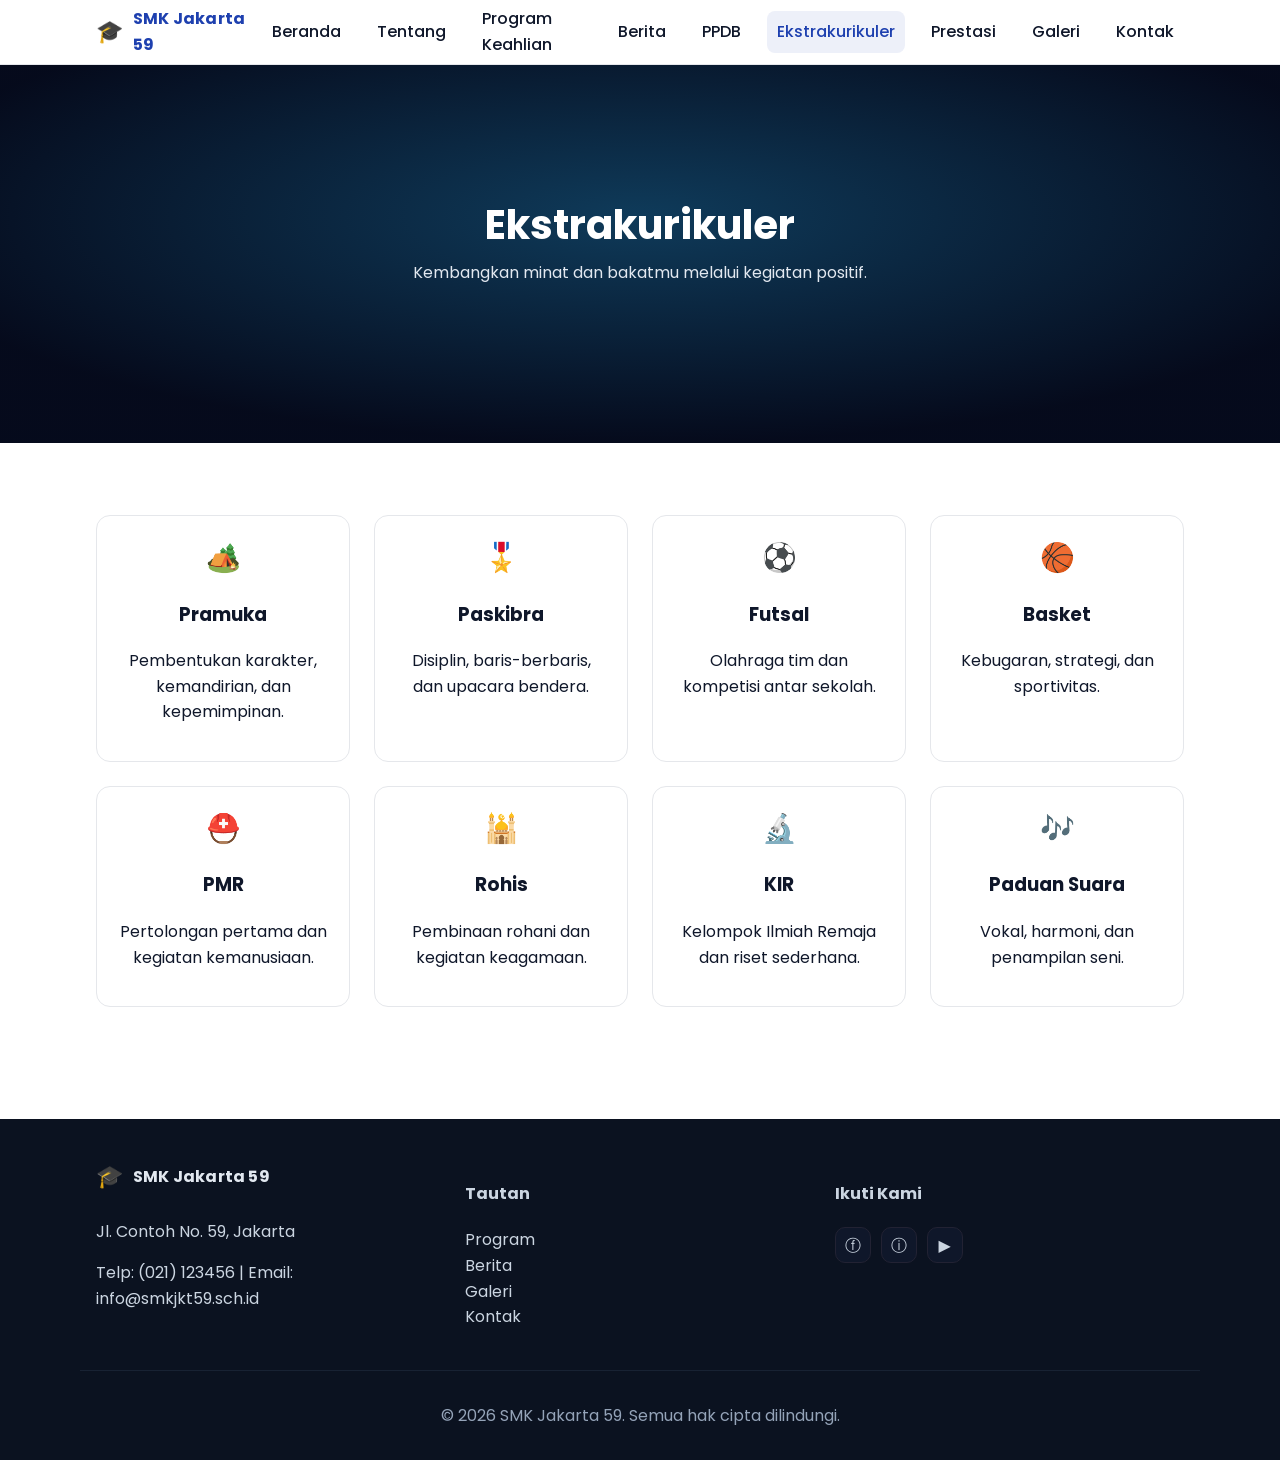
<file: pages/ekstrakurikuler.html>
<!doctype html>
<html lang="id">
  <head>
    <meta charset="utf-8">
    <meta name="viewport" content="width=device-width, initial-scale=1">
    <title>Ekstrakurikuler | SMK Jakarta 59</title>
    <meta name="description" content="Daftar kegiatan ekstrakurikuler SMK Jakarta 59.">
    <link rel="preconnect" href="https://fonts.googleapis.com">
    <link rel="preconnect" href="https://fonts.gstatic.com" crossorigin>
    <link href="https://fonts.googleapis.com/css2?family=Poppins:wght@300;400;500;600;700&display=swap" rel="stylesheet">
    <link rel="stylesheet" href="../assets/css/style.css">
    <link rel="icon" href="../assets/img/favicon.svg" type="image/svg+xml">
  </head>
  <body data-page="ekskul">
    <header class="site-header" id="top">
      <div class="container header-inner">
        <a class="brand" href="../index.html" aria-label="Beranda SMK Jakarta 59">
          <span class="brand-logo" aria-hidden="true">🎓</span>
          <span class="brand-text">SMK Jakarta 59</span>
        </a>
        <nav class="main-nav" aria-label="Navigasi utama">
          <button class="nav-toggle" aria-expanded="false" aria-controls="nav-menu" aria-label="Buka menu">
            <span class="bar"></span>
            <span class="bar"></span>
            <span class="bar"></span>
          </button>
          <ul id="nav-menu">
            <li><a data-target="index" href="../index.html">Beranda</a></li>
            <li><a data-target="tentang" href="tentang.html">Tentang</a></li>
            <li><a data-target="program" href="program-keahlian.html">Program Keahlian</a></li>
            <li><a data-target="berita" href="berita.html">Berita</a></li>
            <li><a data-target="ppdb" href="ppdb.html">PPDB</a></li>
            <li><a data-target="ekskul" href="ekstrakurikuler.html">Ekstrakurikuler</a></li>
            <li><a data-target="prestasi" href="prestasi.html">Prestasi</a></li>
            <li><a data-target="galeri" href="galeri.html">Galeri</a></li>
            <li><a data-target="kontak" href="kontak.html">Kontak</a></li>
          </ul>
        </nav>
      </div>
    </header>

    <main>
      <section class="section hero" style="--hero-image: url('https://images.unsplash.com/photo-1505238680356-667803448bb6?q=80&w=1920&auto=format&fit=crop'); min-height: 42vh;">
        <div class="overlay"></div>
        <div class="container hero-inner">
          <h1>Ekstrakurikuler</h1>
          <p>Kembangkan minat dan bakatmu melalui kegiatan positif.</p>
        </div>
      </section>

      <section class="section">
        <div class="container">
          <div class="grid grid-4 gap-24">
            <div class="feature"><div class="feature-icon">🏕️</div><h3>Pramuka</h3><p>Pembentukan karakter, kemandirian, dan kepemimpinan.</p></div>
            <div class="feature"><div class="feature-icon">🎖️</div><h3>Paskibra</h3><p>Disiplin, baris-berbaris, dan upacara bendera.</p></div>
            <div class="feature"><div class="feature-icon">⚽</div><h3>Futsal</h3><p>Olahraga tim dan kompetisi antar sekolah.</p></div>
            <div class="feature"><div class="feature-icon">🏀</div><h3>Basket</h3><p>Kebugaran, strategi, dan sportivitas.</p></div>
            <div class="feature"><div class="feature-icon">⛑️</div><h3>PMR</h3><p>Pertolongan pertama dan kegiatan kemanusiaan.</p></div>
            <div class="feature"><div class="feature-icon">🕌</div><h3>Rohis</h3><p>Pembinaan rohani dan kegiatan keagamaan.</p></div>
            <div class="feature"><div class="feature-icon">🔬</div><h3>KIR</h3><p>Kelompok Ilmiah Remaja dan riset sederhana.</p></div>
            <div class="feature"><div class="feature-icon">🎶</div><h3>Paduan Suara</h3><p>Vokal, harmoni, dan penampilan seni.</p></div>
          </div>
        </div>
      </section>
    </main>

    <footer class="site-footer">
      <div class="container footer-grid">
        <div>
          <div class="brand footer-brand">
            <span class="brand-logo">🎓</span>
            <span class="brand-text">SMK Jakarta 59</span>
          </div>
          <p>Jl. Contoh No. 59, Jakarta</p>
          <p>Telp: (021) 123456 | Email: info@smkjkt59.sch.id</p>
        </div>
        <div>
          <h4>Tautan</h4>
          <ul class="footer-links">
            <li><a href="program-keahlian.html">Program</a></li>
            <li><a href="berita.html">Berita</a></li>
            <li><a href="galeri.html">Galeri</a></li>
            <li><a href="kontak.html">Kontak</a></li>
          </ul>
        </div>
        <div>
          <h4>Ikuti Kami</h4>
          <div class="socials">
            <a href="#" aria-label="Facebook" title="Facebook">ⓕ</a>
            <a href="#" aria-label="Instagram" title="Instagram">ⓘ</a>
            <a href="#" aria-label="YouTube" title="YouTube">▶</a>
          </div>
        </div>
      </div>
      <div class="container footer-copy">
        <p>© <span id="year"></span> SMK Jakarta 59. Semua hak cipta dilindungi.</p>
      </div>
    </footer>

    <script src="../assets/js/main.js"></script>
  </body>
</html>
</file>
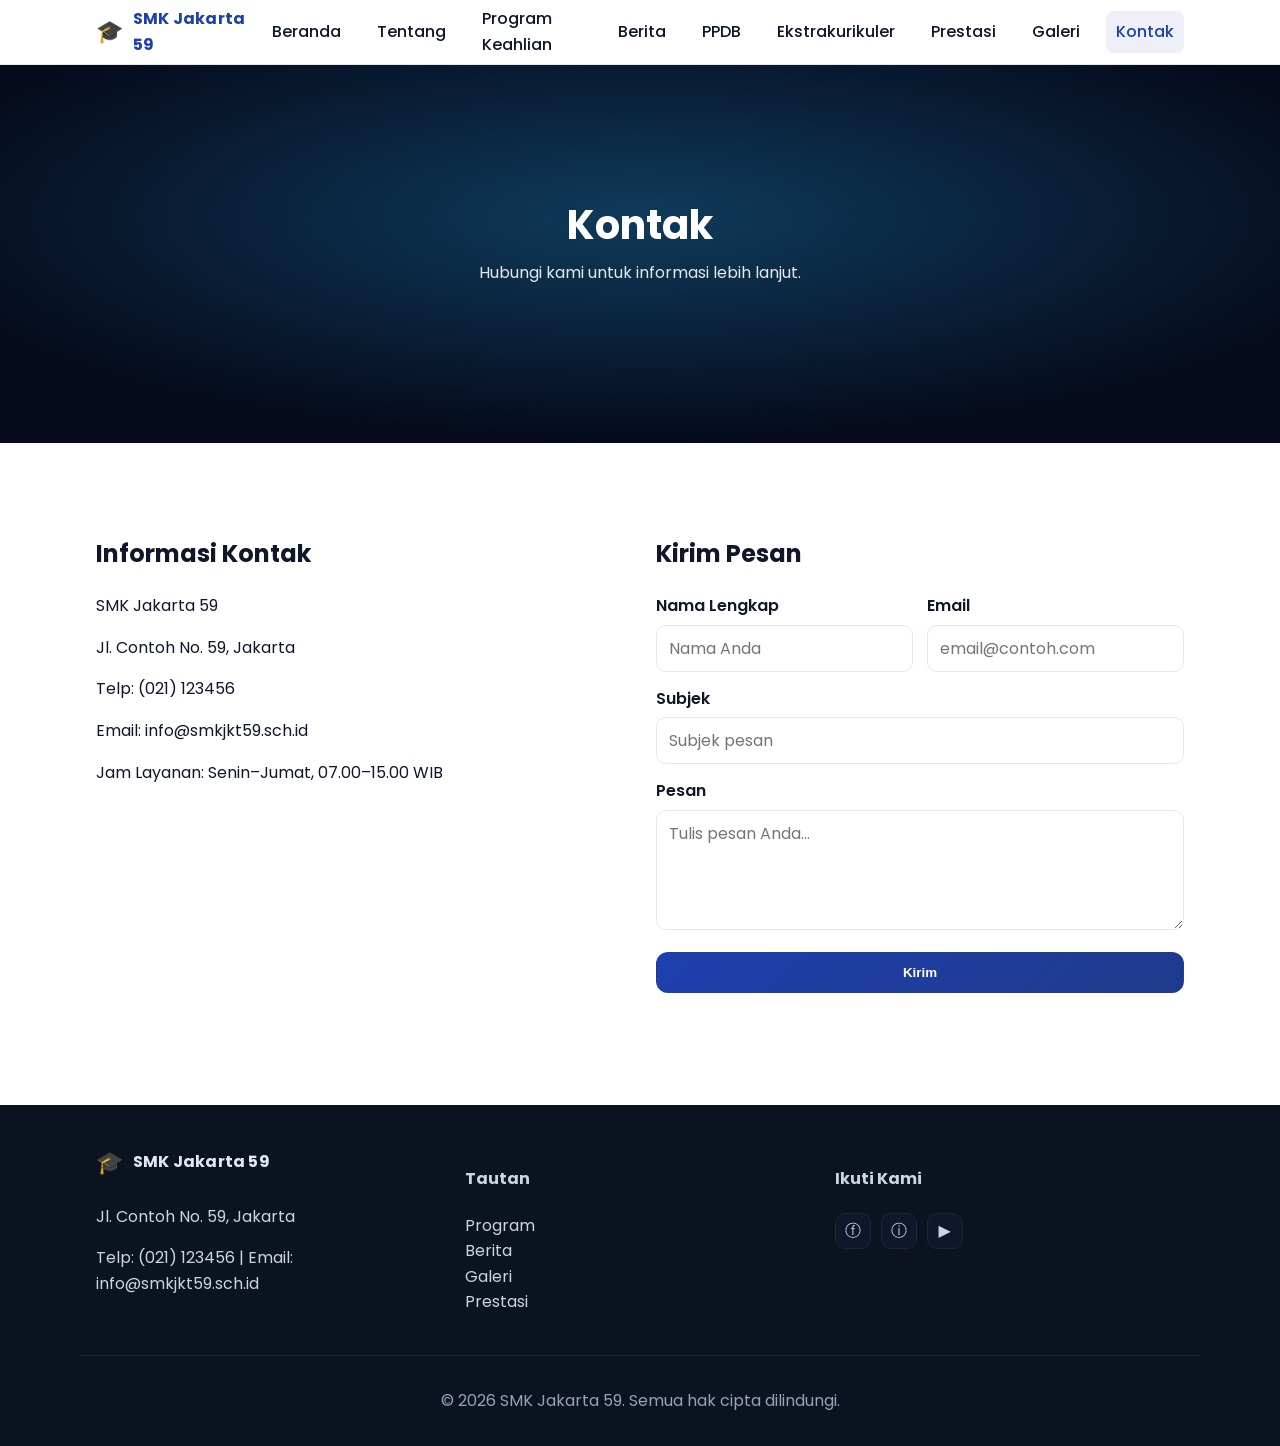
<file: pages/kontak.html>
<!doctype html>
<html lang="id">
  <head>
    <meta charset="utf-8">
    <meta name="viewport" content="width=device-width, initial-scale=1">
    <title>Kontak | SMK Jakarta 59</title>
    <meta name="description" content="Hubungi SMK Jakarta 59: alamat, telepon, email, dan formulir kontak.">
    <link rel="preconnect" href="https://fonts.googleapis.com">
    <link rel="preconnect" href="https://fonts.gstatic.com" crossorigin>
    <link href="https://fonts.googleapis.com/css2?family=Poppins:wght@300;400;500;600;700&display=swap" rel="stylesheet">
    <link rel="stylesheet" href="../assets/css/style.css">
    <link rel="icon" href="../assets/img/favicon.svg" type="image/svg+xml">
  </head>
  <body data-page="kontak">
    <header class="site-header" id="top">
      <div class="container header-inner">
        <a class="brand" href="../index.html" aria-label="Beranda SMK Jakarta 59">
          <span class="brand-logo" aria-hidden="true">🎓</span>
          <span class="brand-text">SMK Jakarta 59</span>
        </a>
        <nav class="main-nav" aria-label="Navigasi utama">
          <button class="nav-toggle" aria-expanded="false" aria-controls="nav-menu" aria-label="Buka menu">
            <span class="bar"></span>
            <span class="bar"></span>
            <span class="bar"></span>
          </button>
          <ul id="nav-menu">
            <li><a data-target="index" href="../index.html">Beranda</a></li>
            <li><a data-target="tentang" href="tentang.html">Tentang</a></li>
            <li><a data-target="program" href="program-keahlian.html">Program Keahlian</a></li>
            <li><a data-target="berita" href="berita.html">Berita</a></li>
            <li><a data-target="ppdb" href="ppdb.html">PPDB</a></li>
            <li><a data-target="ekskul" href="ekstrakurikuler.html">Ekstrakurikuler</a></li>
            <li><a data-target="prestasi" href="prestasi.html">Prestasi</a></li>
            <li><a data-target="galeri" href="galeri.html">Galeri</a></li>
            <li><a data-target="kontak" href="kontak.html">Kontak</a></li>
          </ul>
        </nav>
      </div>
    </header>

    <main>
      <section class="section hero" style="--hero-image: url('https://images.unsplash.com/photo-1523580846011-d3a5bc25702b?q=80&w=1920&auto=format&fit=crop'); min-height: 42vh;">
        <div class="overlay"></div>
        <div class="container hero-inner">
          <h1>Kontak</h1>
          <p>Hubungi kami untuk informasi lebih lanjut.</p>
        </div>
      </section>

      <section class="section">
        <div class="container">
          <div class="grid grid-2 gap-32">
            <div>
              <h2>Informasi Kontak</h2>
              <p>SMK Jakarta 59</p>
              <p>Jl. Contoh No. 59, Jakarta</p>
              <p>Telp: (021) 123456</p>
              <p>Email: info@smkjkt59.sch.id</p>
              <p>Jam Layanan: Senin–Jumat, 07.00–15.00 WIB</p>
            </div>
            <div>
              <h2>Kirim Pesan</h2>
              <form class="form" action="#" method="post">
                <div class="grid grid-2">
                  <div>
                    <label for="nama">Nama Lengkap</label>
                    <input type="text" id="nama" name="nama" placeholder="Nama Anda" required>
                  </div>
                  <div>
                    <label for="email">Email</label>
                    <input type="email" id="email" name="email" placeholder="email@contoh.com" required>
                  </div>
                </div>
                <div>
                  <label for="subjek">Subjek</label>
                  <input type="text" id="subjek" name="subjek" placeholder="Subjek pesan" required>
                </div>
                <div>
                  <label for="pesan">Pesan</label>
                  <textarea id="pesan" name="pesan" placeholder="Tulis pesan Anda..." required></textarea>
                </div>
                <button class="btn btn-primary" type="submit">Kirim</button>
              </form>
            </div>
          </div>
        </div>
      </section>
    </main>

    <footer class="site-footer">
      <div class="container footer-grid">
        <div>
          <div class="brand footer-brand">
            <span class="brand-logo">🎓</span>
            <span class="brand-text">SMK Jakarta 59</span>
          </div>
          <p>Jl. Contoh No. 59, Jakarta</p>
          <p>Telp: (021) 123456 | Email: info@smkjkt59.sch.id</p>
        </div>
        <div>
          <h4>Tautan</h4>
          <ul class="footer-links">
            <li><a href="program-keahlian.html">Program</a></li>
            <li><a href="berita.html">Berita</a></li>
            <li><a href="galeri.html">Galeri</a></li>
            <li><a href="prestasi.html">Prestasi</a></li>
          </ul>
        </div>
        <div>
          <h4>Ikuti Kami</h4>
          <div class="socials">
            <a href="#" aria-label="Facebook" title="Facebook">ⓕ</a>
            <a href="#" aria-label="Instagram" title="Instagram">ⓘ</a>
            <a href="#" aria-label="YouTube" title="YouTube">▶</a>
          </div>
        </div>
      </div>
      <div class="container footer-copy">
        <p>© <span id="year"></span> SMK Jakarta 59. Semua hak cipta dilindungi.</p>
      </div>
    </footer>

    <script src="../assets/js/main.js"></script>
  </body>
</html>
</file>
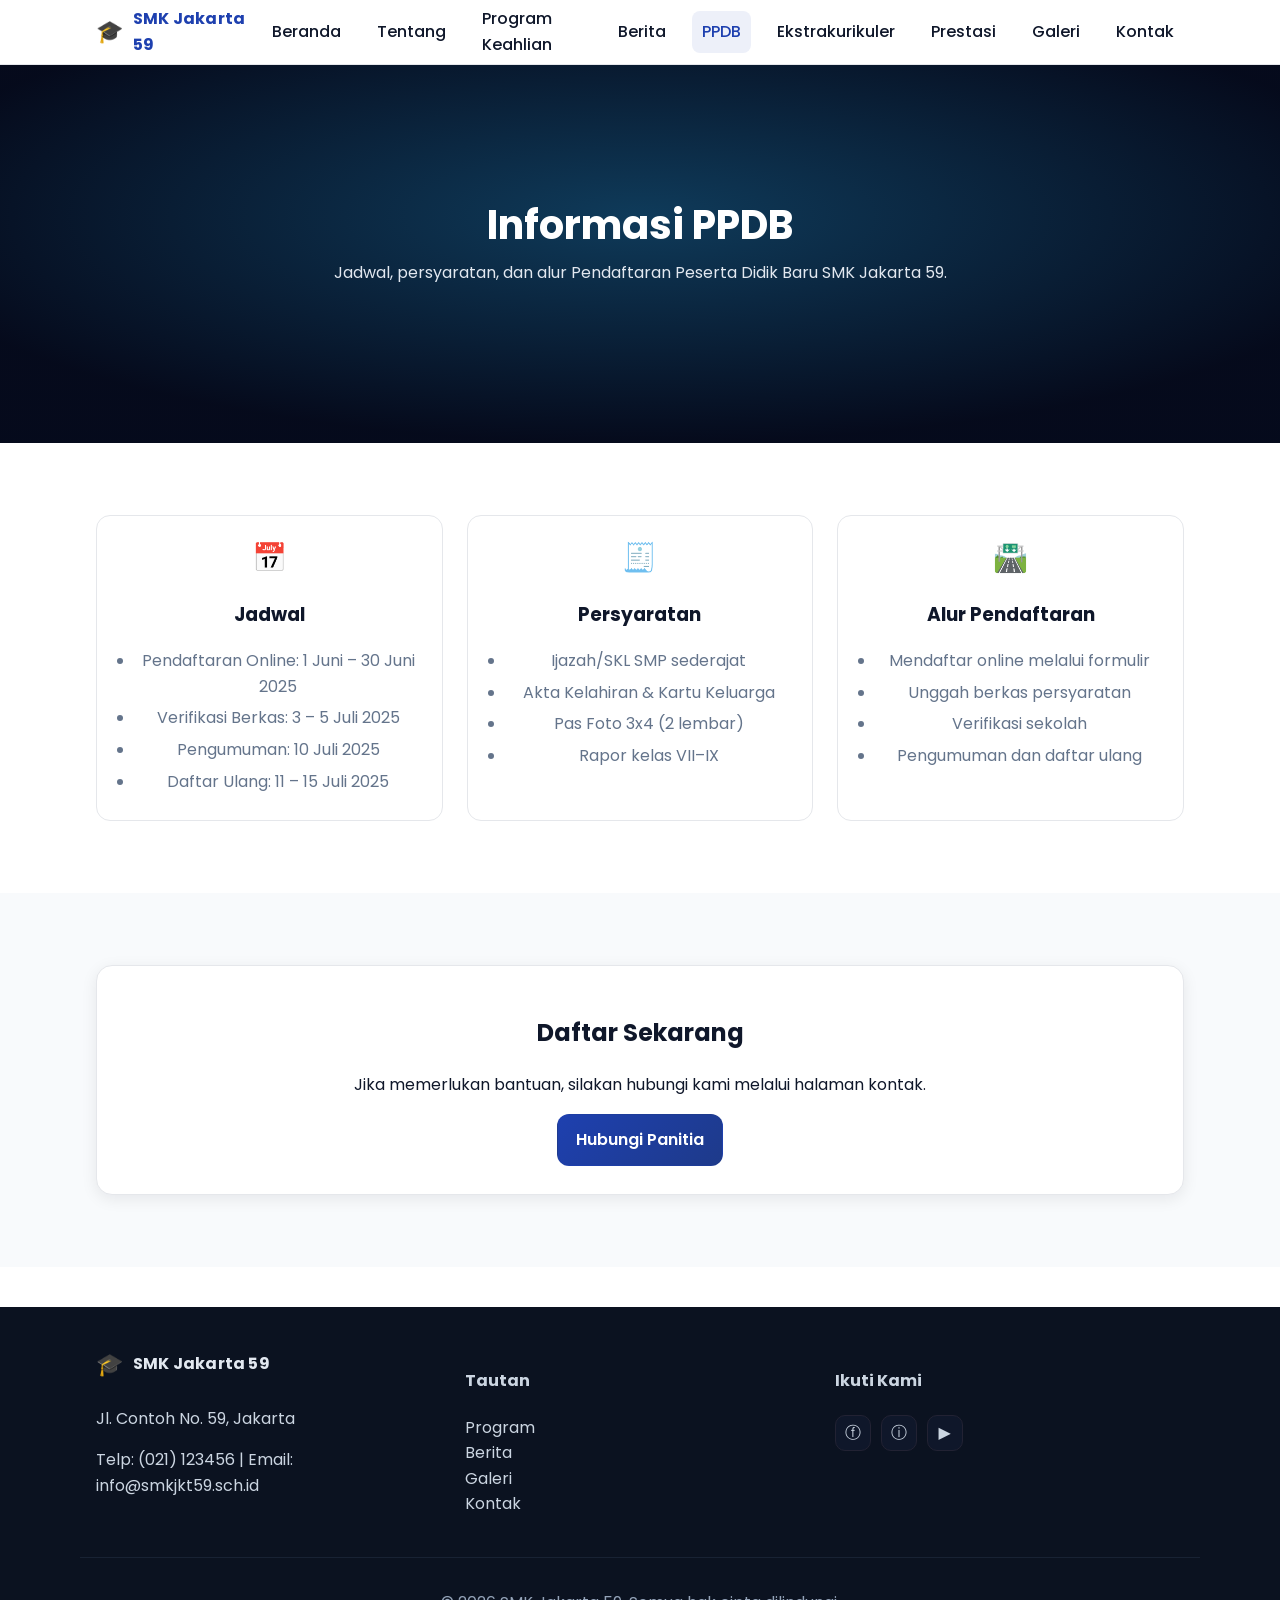
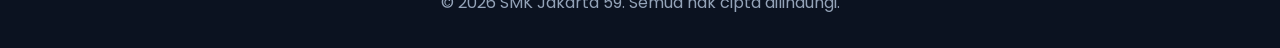
<file: pages/ppdb.html>
<!doctype html>
<html lang="id">
  <head>
    <meta charset="utf-8">
    <meta name="viewport" content="width=device-width, initial-scale=1">
    <title>PPDB | SMK Jakarta 59</title>
    <meta name="description" content="Informasi PPDB SMK Jakarta 59: jadwal, syarat, dan alur pendaftaran.">
    <link rel="preconnect" href="https://fonts.googleapis.com">
    <link rel="preconnect" href="https://fonts.gstatic.com" crossorigin>
    <link href="https://fonts.googleapis.com/css2?family=Poppins:wght@300;400;500;600;700&display=swap" rel="stylesheet">
    <link rel="stylesheet" href="../assets/css/style.css">
    <link rel="icon" href="../assets/img/favicon.svg" type="image/svg+xml">
  </head>
  <body data-page="ppdb">
    <header class="site-header" id="top">
      <div class="container header-inner">
        <a class="brand" href="../index.html" aria-label="Beranda SMK Jakarta 59">
          <span class="brand-logo" aria-hidden="true">🎓</span>
          <span class="brand-text">SMK Jakarta 59</span>
        </a>
        <nav class="main-nav" aria-label="Navigasi utama">
          <button class="nav-toggle" aria-expanded="false" aria-controls="nav-menu" aria-label="Buka menu">
            <span class="bar"></span>
            <span class="bar"></span>
            <span class="bar"></span>
          </button>
          <ul id="nav-menu">
            <li><a data-target="index" href="../index.html">Beranda</a></li>
            <li><a data-target="tentang" href="tentang.html">Tentang</a></li>
            <li><a data-target="program" href="program-keahlian.html">Program Keahlian</a></li>
            <li><a data-target="berita" href="berita.html">Berita</a></li>
            <li><a data-target="ppdb" href="ppdb.html">PPDB</a></li>
            <li><a data-target="ekskul" href="ekstrakurikuler.html">Ekstrakurikuler</a></li>
            <li><a data-target="prestasi" href="prestasi.html">Prestasi</a></li>
            <li><a data-target="galeri" href="galeri.html">Galeri</a></li>
            <li><a data-target="kontak" href="kontak.html">Kontak</a></li>
          </ul>
        </nav>
      </div>
    </header>

    <main>
      <section class="section hero" style="--hero-image: url('https://images.unsplash.com/photo-1512295767273-ac109ac3acfa?q=80&w=1920&auto=format&fit=crop'); min-height: 42vh;">
        <div class="overlay"></div>
        <div class="container hero-inner">
          <h1>Informasi PPDB</h1>
          <p>Jadwal, persyaratan, dan alur Pendaftaran Peserta Didik Baru SMK Jakarta 59.</p>
        </div>
      </section>

      <section class="section">
        <div class="container">
          <div class="grid grid-3 gap-24">
            <div class="feature">
              <div class="feature-icon">📅</div>
              <h3>Jadwal</h3>
              <ul class="list">
                <li>Pendaftaran Online: 1 Juni – 30 Juni 2025</li>
                <li>Verifikasi Berkas: 3 – 5 Juli 2025</li>
                <li>Pengumuman: 10 Juli 2025</li>
                <li>Daftar Ulang: 11 – 15 Juli 2025</li>
              </ul>
            </div>
            <div class="feature">
              <div class="feature-icon">🧾</div>
              <h3>Persyaratan</h3>
              <ul class="list">
                <li>Ijazah/SKL SMP sederajat</li>
                <li>Akta Kelahiran & Kartu Keluarga</li>
                <li>Pas Foto 3x4 (2 lembar)</li>
                <li>Rapor kelas VII–IX</li>
              </ul>
            </div>
            <div class="feature">
              <div class="feature-icon">🛣️</div>
              <h3>Alur Pendaftaran</h3>
              <ul class="list">
                <li>Mendaftar online melalui formulir</li>
                <li>Unggah berkas persyaratan</li>
                <li>Verifikasi sekolah</li>
                <li>Pengumuman dan daftar ulang</li>
              </ul>
            </div>
          </div>
        </div>
      </section>

      <section class="section section-muted">
        <div class="container">
          <div class="cta-inner">
            <h2>Daftar Sekarang</h2>
            <p>Jika memerlukan bantuan, silakan hubungi kami melalui halaman kontak.</p>
            <a class="btn btn-primary" href="kontak.html">Hubungi Panitia</a>
          </div>
        </div>
      </section>
    </main>

    <footer class="site-footer">
      <div class="container footer-grid">
        <div>
          <div class="brand footer-brand">
            <span class="brand-logo">🎓</span>
            <span class="brand-text">SMK Jakarta 59</span>
          </div>
          <p>Jl. Contoh No. 59, Jakarta</p>
          <p>Telp: (021) 123456 | Email: info@smkjkt59.sch.id</p>
        </div>
        <div>
          <h4>Tautan</h4>
          <ul class="footer-links">
            <li><a href="program-keahlian.html">Program</a></li>
            <li><a href="berita.html">Berita</a></li>
            <li><a href="galeri.html">Galeri</a></li>
            <li><a href="kontak.html">Kontak</a></li>
          </ul>
        </div>
        <div>
          <h4>Ikuti Kami</h4>
          <div class="socials">
            <a href="#" aria-label="Facebook" title="Facebook">ⓕ</a>
            <a href="#" aria-label="Instagram" title="Instagram">ⓘ</a>
            <a href="#" aria-label="YouTube" title="YouTube">▶</a>
          </div>
        </div>
      </div>
      <div class="container footer-copy">
        <p>© <span id="year"></span> SMK Jakarta 59. Semua hak cipta dilindungi.</p>
      </div>
    </footer>

    <script src="../assets/js/main.js"></script>
  </body>
</html>
</file>
<file: assets/css/style.css>
/* Reset ringkas */
*, *::before, *::after { box-sizing: border-box; }
html { -webkit-text-size-adjust: 100%; }
body { margin: 0; font-family: 'Poppins', system-ui, -apple-system, Segoe UI, Roboto, Arial, sans-serif; color: #0f172a; background: #ffffff; line-height: 1.6; }
img { max-width: 100%; display: block; }
a { color: inherit; text-decoration: none; }
ul { list-style: none; margin: 0; padding: 0; }

:root {
  --primary: #1e40af;
  --primary-600: #1e3a8a;
  --secondary: #0ea5e9;
  --accent: #f59e0b;
  --bg: #ffffff;
  --muted: #64748b;
  --surface: #f8fafc;
  --border: #e5e7eb;
  --shadow: 0 4px 16px rgba(2, 6, 23, 0.08);
}

.container {
  width: 100%;
  max-width: 1120px;
  margin: 0 auto;
  padding: 0 16px;
}

.section { padding: 72px 0; }
.section-muted { background: var(--surface); }
.section-head { text-align: center; margin-bottom: 32px; }
.section-head h2 { margin: 0 0 8px; font-size: 32px; line-height: 1.2; }
.section-head p { margin: 0; color: var(--muted); }

/* Header */
.site-header { position: sticky; top: 0; z-index: 50; background: #ffffff; border-bottom: 1px solid var(--border); }
.header-inner { display: flex; align-items: center; justify-content: space-between; height: 64px; }
.brand { display: inline-flex; align-items: center; gap: 10px; font-weight: 700; color: var(--primary); }
.brand-logo { font-size: 22px; }
.brand-text { letter-spacing: 0.2px; }

.main-nav ul { display: flex; align-items: center; gap: 16px; }
.main-nav a { display: inline-block; padding: 8px 10px; border-radius: 8px; color: #0f172a; font-weight: 500; }
.main-nav a:hover { background: var(--surface); }
.main-nav a.active { color: var(--primary); background: rgba(30, 64, 175, 0.08); }

.nav-toggle { display: none; width: 40px; height: 40px; border: 1px solid var(--border); border-radius: 10px; background: #fff; align-items: center; justify-content: center; gap: 4px; cursor: pointer; }
.nav-toggle .bar { width: 18px; height: 2px; background: #0f172a; display: block; }

/* Hero */
.hero { position: relative; min-height: 68vh; display: grid; place-items: center; background: #0f172a; color: #fff; }
.hero::before { content: ""; position: absolute; inset: 0; background-image: var(--hero-image); background-size: cover; background-position: center; filter: brightness(0.65); }
.hero .overlay { position: absolute; inset: 0; background: radial-gradient(60% 60% at 50% 40%, rgba(14,165,233,0.25), rgba(2,6,23,0.75)); }
.hero-inner { position: relative; text-align: center; max-width: 760px; padding: 24px; }
.hero h1 { margin: 0 0 12px; font-size: 40px; line-height: 1.15; }
.hero p { margin: 0 0 20px; color: #e2e8f0; }

.actions { display: flex; gap: 12px; justify-content: center; flex-wrap: wrap; }

/* Buttons */
.btn { display: inline-block; padding: 12px 18px; border-radius: 12px; font-weight: 600; border: 1px solid transparent; transition: transform 0.06s ease, box-shadow 0.2s ease; }
.btn:hover { transform: translateY(-1px); box-shadow: var(--shadow); }
.btn-primary { background: linear-gradient(135deg, var(--primary), var(--primary-600)); color: #fff; }
.btn-outline { background: #fff; color: var(--primary); border-color: var(--primary); }
.link { color: var(--primary); font-weight: 600; }

/* Grid */
.grid { display: grid; }
.grid-2 { grid-template-columns: repeat(2, minmax(0, 1fr)); }
.grid-3 { grid-template-columns: repeat(3, minmax(0, 1fr)); }
.grid-4 { grid-template-columns: repeat(4, minmax(0, 1fr)); }
.gap-24 { gap: 24px; }
.gap-32 { gap: 32px; }
.align-center { align-items: center; }

/* Cards & features */
.card { background: #fff; border: 1px solid var(--border); border-radius: 14px; overflow: hidden; box-shadow: 0 1px 0 rgba(2,6,23,0.04); }
.card img { height: 160px; width: 100%; object-fit: cover; }
.card-body { padding: 16px; }
.card-body h3 { margin: 0 0 6px; font-size: 20px; }
.card-body p { margin: 0; color: var(--muted); }

.feature { text-align: center; padding: 20px; background: #fff; border: 1px solid var(--border); border-radius: 14px; }
.feature-icon { font-size: 28px; margin-bottom: 8px; }

/* Partners */
.partners-logos { display: grid; grid-template-columns: repeat(4, minmax(0, 1fr)); gap: 20px; align-items: center; }
.partners-logos img { width: 100%; height: 64px; object-fit: contain; filter: grayscale(1); opacity: 0.8; background: #fff; border: 1px solid var(--border); border-radius: 12px; padding: 10px; }

/* CTA */
.cta { background: linear-gradient(180deg, #ffffff, #f8fafc); }
.cta-inner { text-align: center; padding: 28px; border: 1px solid var(--border); background: #fff; border-radius: 16px; box-shadow: var(--shadow); }

/* Footer */
.site-footer { background: #0b1220; color: #cbd5e1; margin-top: 40px; }
.footer-grid { display: grid; grid-template-columns: repeat(3, minmax(0, 1fr)); gap: 20px; padding: 40px 16px; }
.footer-brand { color: #e2e8f0; margin-bottom: 8px; }
.footer-links a { color: #cbd5e1; }
.footer-links a:hover { color: #ffffff; }
.socials { display: flex; gap: 10px; }
.socials a { width: 36px; height: 36px; display: grid; place-items: center; border: 1px solid #223; border-radius: 10px; background: #0f172a; }
.footer-copy { border-top: 1px solid #182233; padding: 16px; text-align: center; color: #94a3b8; }

/* Helpers */
.rounded { border-radius: 16px; }
.shadow { box-shadow: var(--shadow); }

/* Lists */
.list { padding-left: 18px; }
.list li { list-style: disc; margin: 6px 0; color: var(--muted); }

/* Forms */
.form { display: grid; gap: 14px; }
.form .grid-2 { grid-template-columns: repeat(2, minmax(0, 1fr)); gap: 14px; }
label { display: block; font-weight: 600; margin-bottom: 6px; }
input[type="text"], input[type="email"], input[type="tel"], input[type="date"], select, textarea {
  width: 100%;
  padding: 10px 12px;
  border: 1px solid var(--border);
  border-radius: 10px;
  background: #fff;
  font-family: inherit;
  font-size: 16px;
}
textarea { min-height: 120px; resize: vertical; }

/* Gallery */
.gallery-grid { display: grid; grid-template-columns: repeat(4, minmax(0, 1fr)); gap: 12px; }
.gallery-grid img { width: 100%; height: 200px; object-fit: cover; border-radius: 12px; }

/* Responsive */
@media (max-width: 1024px) {
  .grid-4 { grid-template-columns: repeat(2, minmax(0, 1fr)); }
  .partners-logos { grid-template-columns: repeat(2, minmax(0, 1fr)); }
  .gallery-grid { grid-template-columns: repeat(3, minmax(0, 1fr)); }
}
@media (max-width: 768px) {
  .grid-3 { grid-template-columns: 1fr; }
  .grid-2 { grid-template-columns: 1fr; }
  .grid-4 { grid-template-columns: 1fr; }
  .nav-toggle { display: inline-flex; }
  .main-nav ul { position: absolute; top: 64px; left: 0; right: 0; background: #fff; flex-direction: column; gap: 0; border-bottom: 1px solid var(--border); display: none; }
  .main-nav li + li { border-top: 1px solid var(--border); }
  .main-nav a { padding: 12px 16px; border-radius: 0; }
  body.nav-open .main-nav ul { display: flex; }
  .form .grid-2 { grid-template-columns: 1fr; }
  .gallery-grid { grid-template-columns: repeat(2, minmax(0, 1fr)); }
}
@media (max-width: 480px) {
  .gallery-grid { grid-template-columns: 1fr; }
}
</file>
